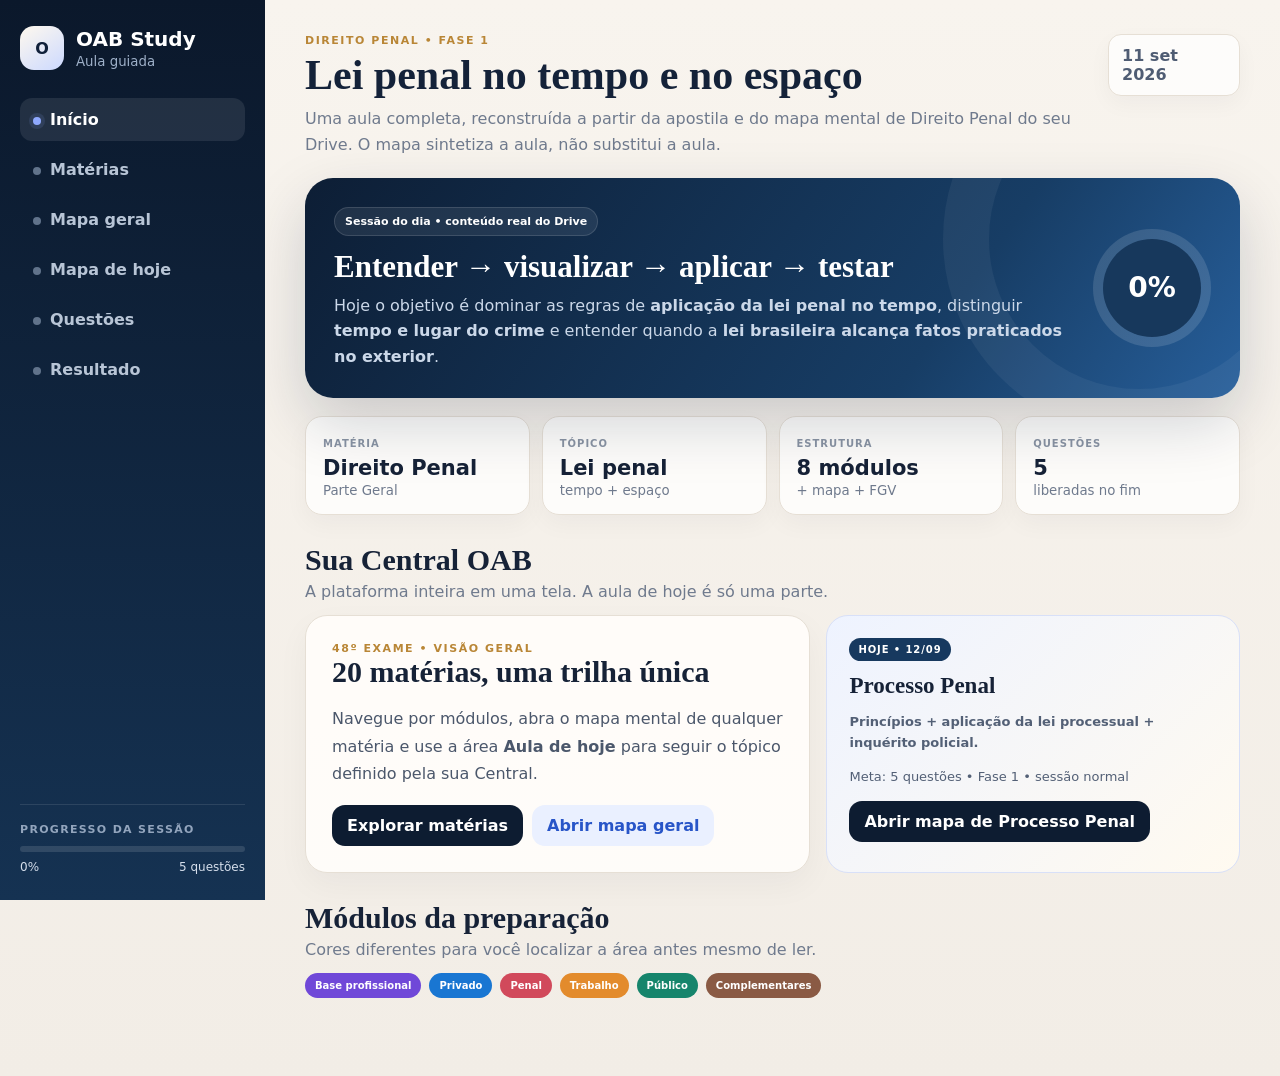
<file: index.html>
<!DOCTYPE html>
<html lang="pt-BR">
<head>
<meta charset="UTF-8">
<meta name="viewport" content="width=device-width,initial-scale=1,viewport-fit=cover">
<meta name="theme-color" content="#0d1c31">
<title>OAB Study • Direito Penal</title>
<style>
:root{
  --bg:#f5f1ea;--paper:#fffdfa;--ink:#162237;--muted:#6f7a8d;--navy:#0d1c31;--navy2:#17395f;
  --blue:#315fdf;--blue2:#eaf0ff;--gold:#b98636;--gold2:#fbf1dc;--green:#177b5a;--green2:#e9f7f1;
  --red:#bf4856;--red2:#fff0f2;--purple:#7557c9;--purple2:#f0ecff;--line:#e6dfd5;--shadow:0 18px 48px rgba(22,34,53,.08)
}
*{box-sizing:border-box}html{scroll-behavior:smooth}body{margin:0;font-family:Inter,ui-sans-serif,system-ui,-apple-system,BlinkMacSystemFont,"Segoe UI",sans-serif;background:linear-gradient(180deg,#f8f4ee,#f2ede6);color:var(--ink)}
button{font:inherit}.app{min-height:100vh;display:grid;grid-template-columns:265px 1fr}.side{position:sticky;top:0;height:100vh;background:linear-gradient(180deg,#0b182b,#153252);color:#fff;padding:26px 20px;display:flex;flex-direction:column;z-index:20}
.brand{display:flex;align-items:center;gap:12px;margin-bottom:28px}.logo{width:44px;height:44px;border-radius:14px;background:linear-gradient(145deg,#fff9ee,#ccd9ff);color:#10203a;display:grid;place-items:center;font-weight:900}.brand strong{display:block;font-size:20px}.brand small{color:#9eb0c8}
.nav{display:grid;gap:7px}.nav button{border:0;background:transparent;color:#b8c5d6;text-align:left;padding:12px 13px;border-radius:12px;font-weight:750;cursor:pointer}.nav button:hover,.nav button.active{background:rgba(255,255,255,.09);color:white}.nav .dot{display:inline-block;width:8px;height:8px;border-radius:50%;background:#61738b;margin-right:9px}.nav button.active .dot{background:#8fa9ff;box-shadow:0 0 0 4px rgba(143,169,255,.12)}
.sidefoot{margin-top:auto;padding-top:18px;border-top:1px solid rgba(255,255,255,.1)}.mini{font-size:11px;text-transform:uppercase;letter-spacing:.12em;color:#93a5bd;font-weight:900}.pbar{height:6px;background:rgba(255,255,255,.12);border-radius:99px;overflow:hidden;margin-top:10px}.pbar span{display:block;height:100%;width:0;background:linear-gradient(90deg,#7394ff,#c0ceff);transition:.25s}.sidepct{display:flex;justify-content:space-between;color:#d5deeb;font-size:12px;margin-top:8px}
.main{padding:34px 40px 78px;min-width:0}.shell{max-width:1200px;margin:auto}.top{display:flex;justify-content:space-between;gap:18px;align-items:flex-start;margin-bottom:20px}.eyebrow{font-size:11px;text-transform:uppercase;letter-spacing:.14em;font-weight:900;color:var(--gold)}.top h1{font-family:Georgia,serif;font-size:42px;line-height:1.08;margin:6px 0 8px;color:#142239}.top p{margin:0;max-width:800px;color:var(--muted);line-height:1.6}.date{background:rgba(255,255,255,.76);border:1px solid var(--line);border-radius:13px;padding:11px 13px;font-weight:800;color:#4f5c73;box-shadow:0 8px 22px rgba(22,34,53,.04)}
.hero{background:linear-gradient(125deg,#0d1e35,#173d65 68%,#275f9b);border-radius:28px;color:white;padding:29px;box-shadow:0 25px 62px rgba(13,30,53,.18);position:relative;overflow:hidden}.hero:after{content:"";position:absolute;width:300px;height:300px;border:46px solid rgba(255,255,255,.05);border-radius:50%;right:-95px;top:-135px}.heroin{position:relative;z-index:2;display:grid;grid-template-columns:1fr auto;gap:20px;align-items:center}.tag{display:inline-flex;border:1px solid rgba(255,255,255,.13);background:rgba(255,255,255,.08);border-radius:999px;padding:7px 10px;font-size:11px;font-weight:800}.hero h2{font-family:Georgia,serif;font-size:31px;margin:13px 0 8px}.hero p{margin:0;color:#cbd8e9;line-height:1.6;max-width:780px}.ring{width:118px;height:118px;border-radius:50%;display:grid;place-items:center;background:conic-gradient(#8eabff var(--deg,0deg),rgba(255,255,255,.13) 0);position:relative}.ring:before{content:"";position:absolute;inset:10px;border-radius:50%;background:#17385c}.ring strong{position:relative;font-size:28px}
.stats{display:grid;grid-template-columns:repeat(4,1fr);gap:12px;margin:18px 0 24px}.stat{background:rgba(255,255,255,.78);border:1px solid var(--line);border-radius:17px;padding:15px 17px;box-shadow:0 9px 25px rgba(22,34,53,.04)}.stat span{font-size:10px;text-transform:uppercase;letter-spacing:.1em;font-weight:900;color:#8993a3}.stat b{display:block;font-size:21px;margin-top:5px}.stat small{color:var(--muted)}
.section{display:none}.section.active{display:block;animation:fade .22s ease}@keyframes fade{from{opacity:.5;transform:translateY(5px)}to{opacity:1;transform:none}}.sectionhead{display:flex;justify-content:space-between;align-items:flex-end;gap:14px;margin:28px 0 14px}.sectionhead h2{font-family:Georgia,serif;font-size:30px;margin:0}.sectionhead p{margin:5px 0 0;color:var(--muted)}.btn{border:0;border-radius:13px;padding:11px 15px;font-weight:850;cursor:pointer}.primary{background:var(--navy);color:white}.soft{background:var(--blue2);color:#2855c8}.success{background:var(--green);color:white}.ghost{background:white;border:1px solid var(--line);color:#465268}.btn:disabled{opacity:.45;cursor:not-allowed}
.card{background:rgba(255,253,250,.96);border:1px solid var(--line);border-radius:22px;box-shadow:0 12px 32px rgba(22,34,53,.045)}.introgrid{display:grid;grid-template-columns:1.1fr .9fr;gap:16px}.copy{padding:25px}.copy h3{font-family:Georgia,serif;font-size:24px;margin:0 0 12px}.copy p{font-size:16px;line-height:1.72;color:#39465c;margin:10px 0}.callout{padding:22px;background:linear-gradient(135deg,#fff7e7,#fffdf8);border:1px solid #ecd7ad;border-radius:20px}.callout .big{font-family:Georgia,serif;font-size:23px;line-height:1.45;margin:7px 0}.callout small{color:#85785f;line-height:1.5}
.track{display:grid;grid-template-columns:repeat(5,1fr);gap:10px}.trackstep{background:white;border:1px solid var(--line);border-radius:16px;padding:15px;min-height:125px;position:relative}.trackstep em{width:27px;height:27px;border-radius:9px;background:var(--gold2);color:#976b27;display:grid;place-items:center;font-style:normal;font-weight:900}.trackstep h3{font-size:15px;margin:13px 0 6px}.trackstep p{font-size:12px;line-height:1.5;color:var(--muted);margin:0}.trackstep.done:after{content:"✓";position:absolute;right:11px;top:11px;width:23px;height:23px;border-radius:50%;background:var(--green2);color:var(--green);display:grid;place-items:center;font-weight:900}
.module{overflow:hidden}.module-head{display:flex;justify-content:space-between;gap:16px;align-items:center;padding:18px 20px;cursor:pointer}.module-head .left{display:flex;gap:12px;align-items:center}.module-num{width:34px;height:34px;border-radius:11px;background:var(--gold2);color:#956a29;display:grid;place-items:center;font-weight:900;flex:0 0 auto}.module-title{font-weight:900;font-size:17px}.module-sub{font-size:12px;color:var(--muted);margin-top:3px}.module-toggle{color:#768197;font-weight:900}.module-body{display:none;padding:0 20px 20px;border-top:1px solid #eee8df}.module.open .module-body{display:block}.module.open .module-toggle{transform:rotate(45deg)}
.lesson{display:grid;grid-template-columns:1fr .95fr;gap:14px;margin-top:18px}.lessonbox{background:#fafbfe;border:1px solid #e7eaf2;border-radius:16px;padding:17px}.lessonbox h4{margin:0 0 9px;font-size:14px;color:#26354e}.lessonbox p,.lessonbox li{color:#4a566b;line-height:1.65;font-size:13px}.lessonbox ul{margin:0;padding-left:18px}.law{background:#f3f6ff;border-color:#dce4ff}.law strong{color:#2e59cf}.fgvbox{background:#fff9ef;border-color:#ecd9b4}.fgvbox strong{color:#8b6427}.memory{background:#eef8f4;border-color:#cfe7dc}.memory strong{color:#146c4d}.warning{background:#fff2f4;border-color:#efc9cf}.warning strong{color:#a83846}.source{font-size:11px;color:#8c95a4;margin-top:12px}
.tablewrap{overflow:auto}.studytable{width:100%;border-collapse:separate;border-spacing:0;min-width:760px}.studytable th{background:#f4f6fa;color:#596579;font-size:11px;text-transform:uppercase;letter-spacing:.08em;text-align:left;padding:12px;border-bottom:1px solid var(--line)}.studytable td{padding:13px;border-bottom:1px solid #eee8df;font-size:13px;line-height:1.5;vertical-align:top}.studytable tr:last-child td{border-bottom:0}
.mapcard{padding:24px;overflow:auto}.mindmap{min-width:980px;position:relative;height:640px}.mind-center{position:absolute;left:50%;top:50%;transform:translate(-50%,-50%);width:184px;height:184px;border-radius:50%;background:linear-gradient(145deg,#173a61,#0e2038);color:#fff;display:grid;place-items:center;text-align:center;border:10px solid #dde6ff;box-shadow:0 22px 52px rgba(15,31,54,.2);z-index:4}.mind-center b{font-family:Georgia,serif;font-size:27px}.mind-center small{display:block;color:#bfd0e4;margin-top:5px}.branchlabel{position:absolute;font-size:11px;text-transform:uppercase;letter-spacing:.12em;font-weight:900;padding:7px 10px;border-radius:999px;z-index:4}.time-label{left:85px;top:287px;background:#eef2ff;color:#3459c4}.space-label{right:85px;top:287px;background:#f2edff;color:#704ebc}
.line{position:absolute;background:#cbd4e6;z-index:1}.line.h{height:2px}.line.v{width:2px}.node{position:absolute;width:270px;background:white;border:1px solid var(--line);border-radius:18px;padding:16px;box-shadow:0 12px 28px rgba(22,34,53,.06);cursor:pointer;transition:.2s;z-index:3}.node:hover{transform:translateY(-3px);box-shadow:var(--shadow)}.node .chip{font-size:10px;text-transform:uppercase;letter-spacing:.1em;font-weight:900;margin-bottom:6px}.time .chip{color:var(--blue)}.space .chip{color:var(--purple)}.node b{font-size:17px;display:block}.node p{font-size:12px;color:var(--muted);line-height:1.5;margin:6px 0 0}.node .more{display:none;margin-top:10px;padding-top:10px;border-top:1px dashed var(--line);font-size:12px;line-height:1.6;color:#46536a}.node.open .more{display:block}.n1{left:350px;top:10px}.n2{left:22px;top:120px}.n3{left:22px;top:340px}.n4{left:350px;bottom:8px}.n5{right:22px;top:110px}.n6{right:22px;top:330px}.n7{right:350px;bottom:8px}.n8{right:350px;top:10px}.l1{left:487px;top:140px;height:150px}.l2{left:290px;top:272px;width:200px}.l3{left:290px;top:350px;width:200px}.l4{left:487px;top:365px;height:125px}.l5{left:490px;top:270px;width:200px}.l6{left:490px;top:350px;width:200px}.l7{left:584px;top:140px;height:150px}.l8{left:584px;top:365px;height:125px}.legend{display:flex;gap:8px;flex-wrap:wrap;margin-top:14px}.legend span{font-size:11px;background:#f0f3f8;border:1px solid var(--line);border-radius:999px;padding:7px 10px;color:#566176;font-weight:750}
.casegrid{display:grid;grid-template-columns:repeat(3,1fr);gap:14px}.case{padding:20px}.case .badge{display:inline-flex;background:var(--gold2);color:#8f672a;border-radius:999px;padding:6px 9px;font-size:10px;font-weight:900;text-transform:uppercase}.case h3{font-family:Georgia,serif;font-size:20px;margin:13px 0 8px}.case p{font-size:13px;line-height:1.65;color:#4b566b}.case .answer{margin-top:12px;border-top:1px dashed var(--line);padding-top:12px;display:none}.case.open .answer{display:block}.case button{width:100%;margin-top:12px}
.traplist{display:grid;gap:10px}.trap{background:white;border:1px solid var(--line);border-radius:16px;overflow:hidden}.trap button{width:100%;border:0;background:transparent;padding:16px 17px;text-align:left;display:flex;justify-content:space-between;gap:16px;font-weight:850;cursor:pointer}.trap .body{display:none;padding:0 17px 17px;color:#596477;line-height:1.6}.trap.open .body{display:block}.bad{color:var(--red)}.good{color:var(--green)}
.unlock{padding:26px;text-align:center;background:linear-gradient(135deg,#f2f6ff,#fffdf8)}.unlock h3{font-family:Georgia,serif;font-size:27px;margin:0 0 8px}.unlock p{color:var(--muted);max-width:680px;margin:0 auto 17px;line-height:1.6}.quizwrap{display:none}.quizwrap.unlocked{display:block}.quizgrid{display:grid;grid-template-columns:1fr 270px;gap:16px}.quiz{padding:25px}.qtop{display:flex;justify-content:space-between;gap:12px;color:var(--muted);font-size:11px;text-transform:uppercase;letter-spacing:.09em;font-weight:900}.qbar{height:5px;background:#eee8df;border-radius:99px;overflow:hidden;margin:14px 0 20px}.qbar span{display:block;height:100%;background:linear-gradient(90deg,#315fdf,#8da9ff);width:20%;transition:.3s}.question{font-family:Georgia,serif;font-size:25px;line-height:1.42;margin:0 0 18px}.options{display:grid;gap:9px}.option{border:1px solid var(--line);background:white;border-radius:14px;padding:13px 14px;text-align:left;display:flex;gap:10px;cursor:pointer;color:#344056;font-weight:700}.option:hover:not(:disabled){background:#f8faff;border-color:#b7c6ee}.letter{width:27px;height:27px;border-radius:9px;background:#f0ede7;display:grid;place-items:center;font-size:11px;font-weight:900;flex:0 0 auto}.option.correct{background:var(--green2);border-color:#a9d8c7;color:#126d50}.option.wrong{background:var(--red2);border-color:#efb7bd;color:#9f3541}.feedback{display:none;margin-top:14px;padding:14px;border-radius:14px;line-height:1.6;font-size:13px}.feedback.show{display:block}.feedback.ok{background:var(--green2)}.feedback.no{background:var(--red2)}.confidence{display:none;margin-top:14px;padding-top:14px;border-top:1px solid var(--line)}.confidence.show{display:block}.confidence p{font-size:12px;color:var(--muted)}.crow{display:flex;gap:8px;flex-wrap:wrap}.crow button{border:1px solid var(--line);background:white;border-radius:10px;padding:8px 10px;font-weight:800;cursor:pointer}.crow button.sel{background:var(--navy);color:white}.qactions{display:flex;justify-content:flex-end;margin-top:16px}.score{padding:18px}.scoregrid{display:grid;grid-template-columns:1fr 1fr;gap:8px}.scorebox{border:1px solid var(--line);border-radius:13px;padding:11px;background:white}.scorebox span{font-size:10px;color:#8b94a2;text-transform:uppercase;font-weight:900}.scorebox b{display:block;font-size:22px;margin-top:4px}.score p{font-size:12px;line-height:1.6;color:var(--muted)}
.result{padding:26px;text-align:center}.result h3{font-family:Georgia,serif;font-size:30px;margin:0 0 8px}.result p{color:var(--muted)}.resultcards{display:grid;grid-template-columns:repeat(4,1fr);gap:9px;margin:18px 0}.resultcards div{border:1px solid var(--line);border-radius:14px;padding:12px;background:white}.resultcards b{display:block;font-size:23px}.resultcards span{font-size:10px;text-transform:uppercase;color:var(--muted);font-weight:900}.mobile{display:none}.toast{position:fixed;left:50%;bottom:20px;transform:translate(-50%,15px);opacity:0;background:#101c30;color:white;padding:11px 14px;border-radius:11px;transition:.2s;z-index:100}.toast.show{opacity:1;transform:translate(-50%,0)}


/* padrão oficial de mapa mental por matéria */
.subject-workspace{margin-top:16px}
.subject-tabs{display:flex;gap:7px;overflow:auto;padding:4px 0 12px;scrollbar-width:none}.subject-tabs::-webkit-scrollbar{display:none}.subject-tabs button{white-space:nowrap;border:1px solid var(--line);background:#fff;color:#5b6679;border-radius:12px;padding:10px 13px;font-weight:850;cursor:pointer}.subject-tabs button.active{color:#fff;background:var(--subject,#315fdf);border-color:var(--subject,#315fdf);box-shadow:0 8px 18px color-mix(in srgb,var(--subject,#315fdf) 18%,transparent)}
.subject-pane{display:none}.subject-pane.active{display:block}
.map-shell{border:1px solid var(--line);border-radius:22px;background:radial-gradient(circle at 50% 45%,#fff 0,#fbfcff 48%,#f5f6f9 100%);overflow:hidden;position:relative;min-height:610px}.map-toolbar{position:absolute;z-index:15;right:14px;top:14px;display:flex;gap:6px;background:rgba(255,255,255,.92);border:1px solid var(--line);border-radius:12px;padding:6px;box-shadow:0 8px 20px rgba(20,34,52,.08)}.map-toolbar button{width:34px;height:34px;border:0;border-radius:9px;background:#f3f5f9;color:#465268;font-weight:900;cursor:pointer}.map-toolbar button:hover{background:#e9eef8}
.map-viewport{overflow:auto;min-height:610px;width:100%;padding:40px}.subject-mindmap{position:relative;width:1080px;height:720px;transform-origin:50% 50%;transition:transform .2s ease;margin:auto}.sm-center{position:absolute;left:50%;top:50%;transform:translate(-50%,-50%);width:185px;height:185px;border-radius:50%;background:linear-gradient(145deg,var(--subject,#315fdf),color-mix(in srgb,var(--subject,#315fdf) 65%,#10223a));color:#fff;display:grid;place-items:center;text-align:center;border:10px solid color-mix(in srgb,var(--subject,#315fdf) 20%,white);box-shadow:0 22px 50px color-mix(in srgb,var(--subject,#315fdf) 25%,transparent);z-index:8}.sm-center strong{font-family:Georgia,serif;font-size:25px;display:block;line-height:1.1}.sm-center small{display:block;margin-top:6px;color:rgba(255,255,255,.78);font-size:11px}
.sm-branch{position:absolute;width:265px;border:1px solid var(--line);border-radius:18px;padding:14px 15px;background:#fff;box-shadow:0 11px 24px rgba(20,34,52,.07);z-index:6;cursor:pointer;transition:.2s}.sm-branch:hover{transform:translateY(-2px);box-shadow:0 16px 32px rgba(20,34,52,.11)}.sm-branch.today{box-shadow:0 0 0 3px color-mix(in srgb,var(--branch) 25%,white),0 15px 34px rgba(20,34,52,.1)}.sm-branch-head{display:flex;align-items:center;gap:9px}.sm-num{width:27px;height:27px;display:grid;place-items:center;border-radius:9px;background:color-mix(in srgb,var(--branch) 14%,white);color:var(--branch);font-size:11px;font-weight:900;flex:0 0 auto}.sm-branch b{font-size:14px;line-height:1.25}.sm-tag{font-size:8px;text-transform:uppercase;letter-spacing:.08em;font-weight:900;color:#fff;background:var(--branch);padding:4px 6px;border-radius:999px;margin-left:auto}.sm-children{display:none;margin-top:10px;padding-top:9px;border-top:1px dashed #e4e8ef}.sm-branch.open .sm-children{display:grid;gap:6px}.sm-child{font-size:11px;line-height:1.4;color:#536076;display:flex;align-items:flex-start;gap:7px}.sm-child:before{content:"";width:7px;height:7px;border-radius:50%;background:var(--branch);margin-top:4px;flex:0 0 auto}.sm-hint{font-size:10px;color:#8b94a2;margin-top:7px}
.sm-line{position:absolute;height:3px;transform-origin:left center;background:linear-gradient(90deg,var(--branch),color-mix(in srgb,var(--branch) 25%,white));z-index:2;border-radius:99px;opacity:.58}
.subject-overview{display:grid;grid-template-columns:1fr .8fr;gap:14px}.overview-card{padding:20px}.overview-card h4{font-family:Georgia,serif;font-size:21px;margin:0 0 10px}.overview-card p,.overview-card li{font-size:13px;line-height:1.65;color:#4b566b}.overview-card ul{margin:0;padding-left:18px}
.coming-card{padding:28px;text-align:center;background:linear-gradient(135deg,#f7f9ff,#fffdf8)}.coming-card h4{font-family:Georgia,serif;font-size:23px;margin:0 0 7px}.coming-card p{color:#6d788b;font-size:13px;line-height:1.6;max-width:620px;margin:0 auto}
.map-legend{display:flex;gap:8px;flex-wrap:wrap;margin-top:12px}.map-legend span{display:inline-flex;align-items:center;gap:6px;border:1px solid var(--line);background:#fff;border-radius:999px;padding:7px 9px;font-size:10px;color:#566176;font-weight:800}.map-legend i{width:8px;height:8px;border-radius:50%;display:inline-block}
@media(max-width:850px){.subject-overview{grid-template-columns:1fr}.map-shell,.map-viewport{min-height:560px}.map-viewport{padding:20px}.subject-mindmap{width:920px;height:680px}}

/* plataforma multi-matérias */
.homehero{display:grid;grid-template-columns:1.1fr .9fr;gap:16px}
.homewelcome{padding:26px}.homewelcome h2{font-family:Georgia,serif;font-size:30px;margin:0 0 10px}.homewelcome p{color:#4b576b;line-height:1.7}.todaycard{padding:22px;background:linear-gradient(135deg,#eef3ff,#fffaf0);border:1px solid #d8e0f8;border-radius:22px}.todaycard .todaytag{display:inline-flex;background:#17395f;color:#fff;border-radius:999px;padding:6px 9px;font-size:10px;text-transform:uppercase;letter-spacing:.09em;font-weight:900}.todaycard h3{font-family:Georgia,serif;font-size:23px;margin:12px 0 8px}.todaycard p{color:#536076;line-height:1.6;font-size:13px}
.module-tabs{display:flex;gap:8px;flex-wrap:wrap;margin-bottom:14px}.module-tabs button{border:1px solid var(--line);background:white;border-radius:999px;padding:9px 13px;font-weight:800;color:#596578;cursor:pointer}.module-tabs button.active{background:var(--navy);color:white;border-color:var(--navy)}
.subject-grid{display:grid;grid-template-columns:repeat(4,1fr);gap:13px}.subject-card{--subject:#315fdf;background:white;border:1px solid var(--line);border-radius:20px;padding:17px;cursor:pointer;position:relative;overflow:hidden;transition:.2s;min-height:148px}.subject-card:before{content:"";position:absolute;left:0;top:0;bottom:0;width:5px;background:var(--subject)}.subject-card:hover{transform:translateY(-3px);box-shadow:var(--shadow)}.subject-card .subject-icon{width:34px;height:34px;border-radius:11px;display:grid;place-items:center;background:color-mix(in srgb,var(--subject) 14%,white);color:var(--subject);font-weight:900}.subject-card h3{margin:13px 0 6px;font-size:16px}.subject-card p{margin:0;color:var(--muted);font-size:12px;line-height:1.45}.subject-card .subject-state{position:absolute;right:12px;top:12px;font-size:9px;text-transform:uppercase;font-weight:900;letter-spacing:.08em;color:#8791a0}.subject-card.today{box-shadow:0 0 0 2px color-mix(in srgb,var(--subject) 35%,white)}
.subject-detail{display:none;margin-top:16px;padding:22px}.subject-detail.show{display:block}.detail-head{display:flex;justify-content:space-between;gap:16px;align-items:flex-start}.detail-title{display:flex;gap:12px;align-items:center}.detail-dot{width:16px;height:16px;border-radius:50%;background:var(--subject)}.detail-title h3{font-family:Georgia,serif;font-size:25px;margin:0}.detail-title p{margin:4px 0 0;color:var(--muted);font-size:12px}.topic-map{display:flex;gap:10px;flex-wrap:wrap;margin-top:18px}.topic-node{position:relative;border:1px solid var(--line);background:#fff;border-radius:14px;padding:11px 13px;font-size:12px;font-weight:750;color:#465268}.topic-node:before{content:"";width:7px;height:7px;border-radius:50%;background:var(--subject);display:inline-block;margin-right:8px}.detail-actions{display:flex;gap:9px;flex-wrap:wrap;margin-top:18px}.detail-actions a{text-decoration:none}
.global-map-card{padding:22px;overflow:auto}.global-map{min-width:930px;min-height:650px;position:relative}.gm-center{position:absolute;left:50%;top:50%;transform:translate(-50%,-50%);width:155px;height:155px;border-radius:50%;background:linear-gradient(145deg,#132e4f,#0c1b30);color:white;display:grid;place-items:center;text-align:center;border:9px solid #dfe7ff;box-shadow:0 20px 46px rgba(16,34,57,.18);z-index:4}.gm-center b{font-family:Georgia,serif;font-size:27px}.gm-center small{display:block;color:#bbcae0;margin-top:4px}.gm-module{position:absolute;width:260px;background:#fff;border:1px solid var(--line);border-radius:20px;padding:15px;box-shadow:0 12px 28px rgba(22,34,53,.06);z-index:3}.gm-module h3{font-size:14px;margin:0 0 10px}.gm-subjects{display:flex;gap:6px;flex-wrap:wrap}.gm-subject{border:0;border-radius:999px;padding:7px 9px;font-size:10px;font-weight:850;cursor:pointer;background:color-mix(in srgb,var(--subject) 13%,white);color:var(--subject)}.gm1{left:335px;top:0}.gm2{left:25px;top:135px}.gm3{right:25px;top:125px}.gm4{left:25px;bottom:30px}.gm5{right:25px;bottom:30px}.gm6{left:335px;bottom:0}.gm-line{position:absolute;background:#d1d8e7;z-index:1}.gm-line.h{height:2px}.gm-line.v{width:2px}.gml1{left:463px;top:122px;height:140px}.gml2{left:260px;top:285px;width:205px}.gml3{left:465px;top:285px;width:205px}.gml4{left:260px;top:365px;width:205px}.gml5{left:465px;top:365px;width:205px}.gml6{left:463px;top:385px;height:140px}
.palette-note{display:flex;gap:8px;flex-wrap:wrap;margin-top:13px}.palette-note span{border-radius:999px;padding:7px 10px;font-size:10px;font-weight:850;color:white}
@media(max-width:1100px){.subject-grid{grid-template-columns:repeat(3,1fr)}}
@media(max-width:800px){.homehero{grid-template-columns:1fr}.subject-grid{grid-template-columns:repeat(2,1fr)}}
@media(max-width:560px){.subject-grid{grid-template-columns:1fr}.detail-head{display:block}}

@media(max-width:1000px){.app{grid-template-columns:1fr}.side{display:none}.main{padding:20px 16px 92px}.top{display:block}.date{display:inline-block;margin-top:12px}.heroin{grid-template-columns:1fr}.stats{grid-template-columns:1fr 1fr}.introgrid,.lesson,.quizgrid{grid-template-columns:1fr}.track{grid-template-columns:1fr 1fr}.casegrid{grid-template-columns:1fr}.mobile{position:fixed;display:grid;grid-template-columns:repeat(5,1fr);left:8px;right:8px;bottom:8px;background:rgba(15,31,54,.97);border-radius:15px;padding:7px;z-index:50}.mobile button{border:0;background:transparent;color:#aebbd0;padding:9px 3px;border-radius:9px;font-size:10px;font-weight:800}.mobile button.active{background:rgba(255,255,255,.1);color:white}}
@media(max-width:680px){.top h1{font-size:34px}.hero h2{font-size:27px}.stats,.track{grid-template-columns:1fr}.mindmap{min-width:0;height:auto;display:grid;gap:10px}.mind-center,.node,.branchlabel{position:relative!important;left:auto!important;right:auto!important;top:auto!important;bottom:auto!important;transform:none!important;width:100%;height:auto}.mind-center{border-radius:20px;padding:22px}.line{display:none}.resultcards{grid-template-columns:1fr 1fr}.question{font-size:22px}}
</style>
</head>
<body>
<div class="app">
<aside class="side">
  <div class="brand"><div class="logo">O</div><div><strong>OAB Study</strong><small>Aula guiada</small></div></div>
  <nav class="nav">
    <button class="active" data-section="inicio"><span class="dot"></span>Início</button>
    <button data-section="materias"><span class="dot"></span>Matérias</button>
    <button data-section="mapageral"><span class="dot"></span>Mapa geral</button>
    <button id="navTodayMap"><span class="dot"></span>Mapa de hoje</button>
    <button data-section="questoes"><span class="dot"></span>Questões</button>
    <button data-section="resultado"><span class="dot"></span>Resultado</button>
  </nav>
  <div class="sidefoot"><div class="mini">Progresso da sessão</div><div class="pbar"><span id="sideBar"></span></div><div class="sidepct"><span id="sidePct">0%</span><span>5 questões</span></div></div>
</aside>

<main class="main"><div class="shell">
<header class="top">
  <div><div class="eyebrow">Direito Penal • Fase 1</div><h1>Lei penal no tempo e no espaço</h1><p>Uma aula completa, reconstruída a partir da apostila e do mapa mental de Direito Penal do seu Drive. O mapa sintetiza a aula, não substitui a aula.</p></div>
  <div class="date">11 set 2026</div>
</header>

<section class="hero"><div class="heroin">
  <div><span class="tag">Sessão do dia • conteúdo real do Drive</span><h2>Entender → visualizar → aplicar → testar</h2><p>Hoje o objetivo é dominar as regras de <b>aplicação da lei penal no tempo</b>, distinguir <b>tempo e lugar do crime</b> e entender quando a <b>lei brasileira alcança fatos praticados no exterior</b>.</p></div>
  <div class="ring" id="ring"><strong id="ringPct">0%</strong></div>
</div></section>

<div class="stats">
  <div class="stat"><span>Matéria</span><b>Direito Penal</b><small>Parte Geral</small></div>
  <div class="stat"><span>Tópico</span><b>Lei penal</b><small>tempo + espaço</small></div>
  <div class="stat"><span>Estrutura</span><b>8 módulos</b><small>+ mapa + FGV</small></div>
  <div class="stat"><span>Questões</span><b>5</b><small>liberadas no fim</small></div>
</div>


<section id="inicio" class="section active">
  <div class="sectionhead"><div><h2>Sua Central OAB</h2><p>A plataforma inteira em uma tela. A aula de hoje é só uma parte.</p></div></div>
  <div class="homehero">
    <div class="card homewelcome">
      <div class="eyebrow">48º Exame • visão geral</div>
      <h2>20 matérias, uma trilha única</h2>
      <p>Navegue por módulos, abra o mapa mental de qualquer matéria e use a área <b>Aula de hoje</b> para seguir o tópico definido pela sua Central.</p>
      <div class="detail-actions"><button class="btn primary" data-go="materias">Explorar matérias</button><button class="btn soft" data-go="mapageral">Abrir mapa geral</button></div>
    </div>
    <div class="todaycard">
      <span class="todaytag">Hoje • 12/09</span>
      <h3>Processo Penal</h3>
      <p><b>Princípios + aplicação da lei processual + inquérito policial.</b></p>
      <p>Meta: 5 questões • Fase 1 • sessão normal</p>
      <button class="btn primary" id="homeTodayMap">Abrir mapa de Processo Penal</button>
    </div>
  </div>
  <div class="sectionhead"><div><h2>Módulos da preparação</h2><p>Cores diferentes para você localizar a área antes mesmo de ler.</p></div></div>
  <div class="palette-note">
    <span style="background:#7048d8">Base profissional</span><span style="background:#1976d2">Privado</span><span style="background:#d1495b">Penal</span><span style="background:#e38b2c">Trabalho</span><span style="background:#16856c">Público</span><span style="background:#8a5a44">Complementares</span>
  </div>
</section>

<section id="materias" class="section">
  <div class="sectionhead"><div><h2>Matérias por módulo</h2><p>Clique em uma matéria para ver os blocos do mapa e acessar o mapa completo.</p></div></div>
  <div class="module-tabs" id="moduleTabs"></div>
  <div class="subject-grid" id="subjectGrid"></div>
  <div class="card subject-detail" id="subjectDetail"></div>
</section>

<section id="mapageral" class="section">
  <div class="sectionhead"><div><h2>Mapa mental geral da OAB</h2><p>Do centro para os módulos, dos módulos para as matérias.</p></div></div>
  <div class="card global-map-card">
    <div class="global-map" id="globalMap"></div>
  </div>
  <div class="palette-note">
    <span style="background:#7048d8">Base profissional</span><span style="background:#1976d2">Privado</span><span style="background:#d1495b">Penal</span><span style="background:#e38b2c">Trabalho</span><span style="background:#16856c">Público</span><span style="background:#8a5a44">Complementares</span>
  </div>
</section>

<section id="estudar" class="section">
  <div class="sectionhead"><div><h2>Roteiro da aula</h2><p>O conteúdo não foi reduzido a um resumo. Você pode abrir cada módulo conforme avança.</p></div></div>
  <div class="track">
    <div class="trackstep"><em>1</em><h3>Lei no tempo</h3><p>Regra, retroatividade e ultratividade.</p></div>
    <div class="trackstep"><em>2</em><h3>Abolitio</h3><p>Efeitos penais, extrapenais e trânsito.</p></div>
    <div class="trackstep"><em>3</em><h3>Tempo/lugar</h3><p>Atividade × ubiquidade.</p></div>
    <div class="trackstep"><em>4</em><h3>Lei no espaço</h3><p>Territorialidade e extraterritorialidade.</p></div>
    <div class="trackstep"><em>5</em><h3>Aplicar</h3><p>Casos FGV e questões.</p></div>
  </div>

  <div class="sectionhead"><div><h2>Visão central</h2><p>A ideia que organiza o tema inteiro.</p></div></div>
  <div class="introgrid">
    <div class="card copy">
      <h3>Qual lei vale e onde ela vale?</h3>
      <p>O tema gira em torno de duas perguntas: <b>qual lei penal deve ser usada no tempo</b> e <b>até onde a lei penal brasileira alcança o fato</b>.</p>
      <p>No tempo, a regra é a vigência. A exceção mais importante é a <b>retroatividade da lei penal mais benéfica</b>. No espaço, a regra é a <b>territorialidade</b>, com hipóteses legais de <b>extraterritorialidade</b>.</p>
    </div>
    <div class="callout"><div class="eyebrow">Quatro âncoras</div><div class="big">Mais benéfica retroage. Abolitio extingue efeitos penais. Tempo = atividade. Lugar = ubiquidade.</div><small>Essas quatro relações aparecem repetidamente na apostila e no mapa.</small></div>
  </div>

  <div class="sectionhead"><div><h2>Módulos completos</h2><p>Abra os módulos e marque como lidos apenas quando realmente terminar.</p></div></div>

  <div class="card module" data-module="m1">
    <div class="module-head"><div class="left"><div class="module-num">1</div><div><div class="module-title">Lei penal no tempo: regra, retroatividade e ultratividade</div><div class="module-sub">Art. 2º do CP + art. 5º, XL, CF</div></div></div><div class="module-toggle">＋</div></div>
    <div class="module-body">
      <div class="lesson">
        <div class="lessonbox">
          <h4>Regra geral</h4>
          <p>A atividade da lei penal ocorre durante o período de sua vigência. Em princípio, o fato é regido pela lei vigente quando praticado.</p>
          <p>O próprio material, porém, destaca duas projeções temporais importantes:</p>
          <ul><li><b>retroatividade</b>: lei posterior mais benéfica volta e alcança fatos anteriores;</li><li><b>ultratividade</b>: lei revogada mais favorável continua sendo aplicada a fatos praticados enquanto estava em vigor.</li></ul>
        </div>
        <div class="lessonbox law">
          <h4>Quatro situações que você precisa distinguir</h4>
          <ul><li><strong>Novatio legis incriminadora:</strong> cria crime para fato antes não incriminado. Não retroage.</li><li><strong>Novatio legis in pejus:</strong> nova lei é mais severa. Não retroage.</li><li><strong>Novatio legis in mellius:</strong> nova lei favorece o agente. Retroage.</li><li><strong>Ultratividade benéfica:</strong> lei antiga, mesmo revogada, continua sendo usada se for mais favorável ao fato praticado em sua vigência.</li></ul>
        </div>
      </div>
      <div class="lesson">
        <div class="lessonbox memory"><h4>O que memorizar</h4><p><strong>Lei mais benéfica atravessa o tempo em favor do réu.</strong> Ela pode retroagir ou, se for a lei antiga mais favorável, continuar produzindo efeitos por ultratividade.</p></div>
        <div class="lessonbox warning"><h4>Pegadinha</h4><p><strong>Lei mais grave não retroage.</strong> A exceção aparente envolvendo crime permanente/continuado não é tratada pelo material como retroatividade, porque o delito ainda está em curso.</p></div>
      </div>
      <div class="source">Base do Drive: mapa mental “Lei penal no tempo” e apostila de Direito Penal.</div>
      <button class="btn ghost mark-module">Marcar módulo como lido</button>
    </div>
  </div>

  <div class="card module" data-module="m2">
    <div class="module-head"><div class="left"><div class="module-num">2</div><div><div class="module-title">Abolitio criminis</div><div class="module-sub">Art. 2º, caput, CP • extinção da punibilidade</div></div></div><div class="module-toggle">＋</div></div>
    <div class="module-body">
      <div class="lesson">
        <div class="lessonbox">
          <h4>Conceito</h4>
          <p>Acontece quando uma lei nova <b>deixa de considerar criminosa</b> uma conduta que antes era tipificada.</p>
          <ul><li>cessa a execução da pena;</li><li>cessam os <b>efeitos penais</b> da sentença condenatória;</li><li>os <b>efeitos extrapenais</b> permanecem;</li><li>aplica-se mesmo a condenação já transitada em julgado.</li></ul>
        </div>
        <div class="lessonbox fgvbox">
          <h4>Consequência cobrada pela FGV</h4>
          <p>A apostila usa como exemplo uma condenação por crime posteriormente revogado: a condenação não pode continuar produzindo efeito penal para reincidência. O ponto central é que a abolitio elimina os efeitos penais.</p>
        </div>
      </div>
      <div class="lesson">
        <div class="lessonbox memory"><h4>Memória curta</h4><p><strong>Abolitio = o crime desaparece para o Direito Penal.</strong> O que permanece fora da esfera penal, como efeito civil, não é automaticamente apagado.</p></div>
        <div class="lessonbox warning"><h4>Erro clássico</h4><p>Dizer que a abolitio apaga “todos os efeitos da condenação”. O material distingue expressamente: <strong>efeitos penais cessam; extrapenais permanecem.</strong></p></div>
      </div>
      <div class="source">Base do Drive: item “Abolitio criminis”, art. 2º, caput, CP, e exemplo comentado da apostila.</div>
      <button class="btn ghost mark-module">Marcar módulo como lido</button>
    </div>
  </div>

  <div class="card module" data-module="m3">
    <div class="module-head"><div class="left"><div class="module-num">3</div><div><div class="module-title">Crime permanente, crime continuado e lei nova mais grave</div><div class="module-sub">Súmula 711 do STF</div></div></div><div class="module-toggle">＋</div></div>
    <div class="module-body">
      <div class="lesson">
        <div class="lessonbox">
          <h4>Crime permanente</h4>
          <p>É aquele cuja consumação se prolonga no tempo por vontade do agente. O exemplo da apostila é a <b>extorsão mediante sequestro</b>.</p>
          <p>Se a lei mais grave entra em vigor <b>antes de cessar a permanência</b>, o material aplica a nova lei.</p>
        </div>
        <div class="lessonbox law">
          <h4>Súmula 711</h4>
          <p>A apostila resume a orientação: a lei penal mais grave aplica-se ao crime continuado ou permanente se sua vigência começar antes de cessar a continuidade ou a permanência.</p>
          <p>O raciocínio pedagógico do material é: <strong>não há retroatividade porque a infração ainda está em curso.</strong></p>
        </div>
      </div>
      <div class="lesson">
        <div class="lessonbox fgvbox"><h4>Caso da apostila</h4><p>Vítima permanece em cativeiro por cinco dias. No terceiro dia entra em vigor lei que aumenta a pena. Como a permanência não terminou, a apostila aplica a nova lei.</p></div>
        <div class="lessonbox warning"><h4>Não confunda</h4><p><strong>Ubiquidade</strong> trata do lugar do crime, não do tempo. Essa troca aparece na questão comentada do material.</p></div>
      </div>
      <div class="source">Base do Drive: questão FGV sobre sequestro, resumo esquemático e Súmula 711.</div>
      <button class="btn ghost mark-module">Marcar módulo como lido</button>
    </div>
  </div>

  <div class="card module" data-module="m4">
    <div class="module-head"><div class="left"><div class="module-num">4</div><div><div class="module-title">Leis temporárias e excepcionais</div><div class="module-sub">Art. 3º do CP</div></div></div><div class="module-toggle">＋</div></div>
    <div class="module-body">
      <div class="lesson">
        <div class="lessonbox">
          <h4>Lei temporária</h4><p>É editada com <b>prazo previamente determinado</b> de duração.</p>
        </div>
        <div class="lessonbox">
          <h4>Lei excepcional</h4><p>É criada para vigorar enquanto durar uma <b>situação anormal</b> que justificou sua edição.</p>
        </div>
      </div>
      <div class="lesson">
        <div class="lessonbox memory"><h4>Características destacadas no mapa</h4><p>Ambas são apresentadas como <strong>autorrevogáveis</strong> e dotadas de <strong>ultratividade</strong>.</p></div>
        <div class="lessonbox warning"><h4>Por que isso importa</h4><p>O fim formal da vigência não impede que a lei continue sendo aplicada aos fatos praticados enquanto ela vigorava.</p></div>
      </div>
      <div class="source">Base do Drive: mapa mental “Lei temporária e lei excepcional”.</div>
      <button class="btn ghost mark-module">Marcar módulo como lido</button>
    </div>
  </div>

  <div class="card module" data-module="m5">
    <div class="module-head"><div class="left"><div class="module-num">5</div><div><div class="module-title">Tempo do crime × lugar do crime</div><div class="module-sub">Arts. 4º e 6º do CP</div></div></div><div class="module-toggle">＋</div></div>
    <div class="module-body">
      <div class="tablewrap">
        <table class="studytable">
          <thead><tr><th>Pergunta</th><th>Teoria</th><th>Regra</th><th>Macete</th></tr></thead>
          <tbody>
            <tr><td><b>Quando</b> o crime é considerado praticado?</td><td><b>Teoria da atividade</b></td><td>Momento da ação ou omissão, ainda que o resultado ocorra depois.</td><td><b>TEMPO = ATIVIDADE</b></td></tr>
            <tr><td><b>Onde</b> o crime é considerado praticado?</td><td><b>Teoria da ubiquidade ou mista</b></td><td>Lugar da ação/omissão, no todo ou em parte, e também onde o resultado ocorreu ou deveria ocorrer.</td><td><b>LUGAR = UBIQUIDADE</b></td></tr>
          </tbody>
        </table>
      </div>
      <div class="lesson">
        <div class="lessonbox warning"><h4>Pegadinha direta</h4><p>Trocar atividade e ubiquidade. A própria apostila comenta que ubiquidade se refere ao <strong>lugar</strong>, não ao tempo.</p></div>
        <div class="lessonbox memory"><h4>Decoração segura</h4><p><strong>TA-LU:</strong> <b>T</b>empo = <b>A</b>tividade; <b>LU</b>gar = ubiquidade. Use qualquer macete que impeça a inversão.</p></div>
      </div>
      <div class="source">Base do Drive: arts. 4º e 6º do CP, resumo esquemático da apostila e mapa mental.</div>
      <button class="btn ghost mark-module">Marcar módulo como lido</button>
    </div>
  </div>

  <div class="card module" data-module="m6">
    <div class="module-head"><div class="left"><div class="module-num">6</div><div><div class="module-title">Territorialidade e território brasileiro por equiparação</div><div class="module-sub">Art. 5º do CP</div></div></div><div class="module-toggle">＋</div></div>
    <div class="module-body">
      <div class="lesson">
        <div class="lessonbox">
          <h4>Regra da territorialidade</h4>
          <p>Aplica-se a lei brasileira ao crime cometido no território nacional, sem prejuízo de convenções, tratados e regras internacionais.</p>
        </div>
        <div class="lessonbox law">
          <h4>Território por equiparação no mapa</h4>
          <ul><li>aeronaves e embarcações brasileiras de natureza pública ou a serviço do governo: o mapa destaca a aplicação da lei brasileira onde estiverem;</li><li>aeronaves e embarcações brasileiras privadas: o mapa destaca alto-mar ou sobrevoo de alto-mar.</li></ul>
        </div>
      </div>
      <div class="lesson">
        <div class="lessonbox">
          <h4>Navios estrangeiros em águas brasileiras</h4>
          <p>O mapa diferencia:</p><ul><li><b>públicos:</b> lei da bandeira que ostentam;</li><li><b>privados:</b> lei brasileira.</li></ul>
        </div>
        <div class="lessonbox warning"><h4>Não pare na regra</h4><p>Territorialidade é a regra, mas não significa que a lei brasileira nunca possa alcançar fatos cometidos no exterior. É aí que entra o art. 7º.</p></div>
      </div>
      <div class="source">Base do Drive: mapa “Territorialidade / Aplicação da lei brasileira”.</div>
      <button class="btn ghost mark-module">Marcar módulo como lido</button>
    </div>
  </div>

  <div class="card module" data-module="m7">
    <div class="module-head"><div class="left"><div class="module-num">7</div><div><div class="module-title">Extraterritorialidade incondicionada</div><div class="module-sub">Art. 7º, I, CP</div></div></div><div class="module-toggle">＋</div></div>
    <div class="module-body">
      <div class="lesson">
        <div class="lessonbox">
          <h4>Ideia</h4>
          <p>A lei brasileira alcança determinados crimes cometidos no estrangeiro. No bloco incondicionado, o material apresenta a incidência independentemente das condições do §2º.</p>
        </div>
        <div class="lessonbox law">
          <h4>Hipóteses listadas na apostila/mapa</h4>
          <ul>
            <li>crime contra a vida ou liberdade do Presidente da República;</li>
            <li>crime contra patrimônio ou fé pública da União, DF, Estado, Território, Município, empresa pública, sociedade de economia mista, autarquia ou fundação instituída pelo poder público;</li>
            <li>crime contra a Administração Pública, por quem está a seu serviço;</li>
            <li>genocídio, quando o agente for brasileiro ou domiciliado no Brasil.</li>
          </ul>
        </div>
      </div>
      <div class="lesson">
        <div class="lessonbox fgvbox"><h4>Exemplos que aparecem no mapa</h4><p>INSS, Banco Central, Petrobras, Caixa Econômica Federal e Correios são citados para ajudar a visualizar entes protegidos na hipótese patrimonial/fé pública.</p></div>
        <div class="lessonbox warning"><h4>Detalhe do §1º destacado pela apostila</h4><p>Nos casos do inciso I, o material registra a aplicação da lei brasileira ainda que o agente tenha sido absolvido ou condenado no estrangeiro.</p></div>
      </div>
      <div class="source">Base do Drive: art. 7º, I e §1º, transcritos na apostila, e mapa mental.</div>
      <button class="btn ghost mark-module">Marcar módulo como lido</button>
    </div>
  </div>

  <div class="card module" data-module="m8">
    <div class="module-head"><div class="left"><div class="module-num">8</div><div><div class="module-title">Extraterritorialidade condicionada e estrangeiro contra brasileiro</div><div class="module-sub">Art. 7º, II, §§2º e 3º, CP</div></div></div><div class="module-toggle">＋</div></div>
    <div class="module-body">
      <div class="lesson">
        <div class="lessonbox law">
          <h4>Crimes do art. 7º, II, segundo a apostila</h4>
          <ul><li>crimes que, por tratado ou convenção, o Brasil se obrigou a reprimir;</li><li>crimes praticados por brasileiro;</li><li>crimes praticados em aeronaves ou embarcações brasileiras mercantes ou privadas, em território estrangeiro, quando lá não sejam julgados.</li></ul>
        </div>
        <div class="lessonbox">
          <h4>As 5 condições do §2º</h4>
          <ol style="margin:0;padding-left:20px;color:#4a566b;line-height:1.65;font-size:13px">
            <li>entrar o agente no território nacional;</li>
            <li>o fato ser punível também no país em que foi praticado;</li>
            <li>o crime estar entre aqueles pelos quais a lei brasileira autoriza extradição;</li>
            <li>não ter o agente sido absolvido no estrangeiro nem ter ali cumprido a pena;</li>
            <li>não ter sido perdoado no estrangeiro nem estar extinta a punibilidade segundo a lei mais favorável.</li>
          </ol>
        </div>
      </div>
      <div class="lesson">
        <div class="lessonbox fgvbox">
          <h4>Dupla tipicidade</h4>
          <p>A apostila destaca especialmente a condição nº 2: o fato precisa ser punível também no país onde foi praticado. Sem isso, não se completa a extraterritorialidade condicionada.</p>
          <p>É exatamente a lógica usada na questão da brasileira que pratica no exterior uma conduta criminosa no Brasil, mas não tipificada no país do fato.</p>
        </div>
        <div class="lessonbox warning">
          <h4>Estrangeiro contra brasileiro no exterior</h4>
          <p>Além das condições do §2º, o mapa acrescenta duas exigências do §3º:</p>
          <ul><li>não ter sido pedida ou ter sido negada a extradição;</li><li>haver requisição do Ministro da Justiça.</li></ul>
        </div>
      </div>
      <div class="source">Base do Drive: art. 7º, II, §§2º e 3º, questão FGV e resumo esquemático da apostila.</div>
      <button class="btn ghost mark-module">Marcar módulo como lido</button>
    </div>
  </div>

  <div class="sectionhead"><div><h2>Próximo passo</h2><p>Quando terminar os módulos, vá para o mapa mental.</p></div></div>
  <div class="card unlock"><h3>A aula é o conteúdo. O mapa é a visão aérea.</h3><p>Depois de ler, use o mapa para conferir se consegue enxergar as relações sem depender do texto longo.</p><button class="btn primary" data-go="mapa">Abrir mapa mental</button></div>
</section>

<section id="mapa" class="section">
  <div class="sectionhead"><div><h2>Mapa mental da aula</h2><p>Construído a partir do mapa do Drive, agora conectado ao conteúdo completo.</p></div><button class="btn soft" id="markMap">Marcar mapa como revisado ✓</button></div>
  <div class="card mapcard">
    <div class="mindmap">
      <div class="line v l1"></div><div class="line h l2"></div><div class="line h l3"></div><div class="line v l4"></div><div class="line h l5"></div><div class="line h l6"></div><div class="line v l7"></div><div class="line v l8"></div>
      <div class="mind-center"><div><b>Lei Penal</b><small>tempo + espaço</small></div></div>
      <div class="branchlabel time-label">NO TEMPO</div><div class="branchlabel space-label">NO ESPAÇO</div>

      <div class="node time n1"><div class="chip">Regra temporal</div><b>Retroatividade / ultratividade</b><p>Lei mais benéfica pode atravessar o tempo.</p><div class="more">In mellius retroage; lei antiga mais benéfica pode ter ultratividade. In pejus e incriminadora não retroagem.</div></div>
      <div class="node time n2"><div class="chip">Extinção</div><b>Abolitio criminis</b><p>Fato deixa de ser crime.</p><div class="more">Cessam execução e efeitos penais. Efeitos extrapenais permanecem. Alcança trânsito em julgado.</div></div>
      <div class="node time n3"><div class="chip">Súmula 711</div><b>Permanente / continuado</b><p>Lei mais grave pode incidir enquanto o delito ainda está em curso.</p><div class="more">O material usa o sequestro em andamento para mostrar por que a nova lei pode ser aplicada.</div></div>
      <div class="node time n4"><div class="chip">Arts. 3º e 4º</div><b>Temporária + tempo do crime</b><p>Ultratividade; tempo = atividade.</p><div class="more">Lei temporária/excepcional mantém aplicação aos fatos de sua vigência. Tempo do crime é o momento da ação/omissão.</div></div>

      <div class="node space n8"><div class="chip">Art. 6º</div><b>Lugar do crime</b><p>Ubiquidade ou teoria mista.</p><div class="more">Lugar da conduta e também do resultado, realizado ou esperado.</div></div>
      <div class="node space n5"><div class="chip">Art. 5º</div><b>Territorialidade</b><p>Lei brasileira no território nacional.</p><div class="more">Inclui as hipóteses de território por equiparação destacadas no mapa.</div></div>
      <div class="node space n6"><div class="chip">Art. 7º, I</div><b>Extraterritorialidade incondicionada</b><p>Hipóteses sensíveis protegidas pela lei brasileira.</p><div class="more">Presidente; patrimônio/fé pública de entes públicos; Administração Pública; genocídio nas condições do inciso.</div></div>
      <div class="node space n7"><div class="chip">Art. 7º, II</div><b>Extraterritorialidade condicionada</b><p>3 grupos + 5 condições.</p><div class="more">Inclui dupla tipicidade. Estrangeiro contra brasileiro exige ainda as duas condições adicionais do §3º.</div></div>
    </div>
    <div class="legend"><span>TEMPO = atividade</span><span>LUGAR = ubiquidade</span><span>BENÉFICA = retroage</span><span>ABOLITIO = efeitos penais cessam</span><span>CONDICIONADA = 5 condições</span></div>
  </div>

  <div class="sectionhead"><div><h2>Pronto para aplicar?</h2><p>Antes do quiz final, veja os três casos-base da apostila.</p></div></div>
  <div class="card unlock"><h3>Agora entram os casos FGV.</h3><p>Eles mostram como a teoria vira alternativa de prova.</p><button class="btn primary" data-go="fgv">Ver casos FGV</button></div>
</section>

<section id="fgv" class="section">
  <div class="sectionhead"><div><h2>Casos FGV da apostila</h2><p>Parafraseados para você treinar o raciocínio sem perder a lógica original do material.</p></div></div>
  <div class="casegrid">
    <div class="card case"><span class="badge">Abolitio</span><h3>Lei deixa de considerar a conduta criminosa</h3><p>Um condenado definitivo e outro réu em processo praticaram o mesmo crime. Depois surge lei descriminalizando a conduta.</p><button class="btn soft case-btn">Ver raciocínio</button><div class="answer"><p><b>Aplicação:</b> a abolitio alcança os dois. No condenado, cessam os efeitos penais, inclusive aqueles relevantes para reincidência. Os efeitos extrapenais permanecem.</p></div></div>
    <div class="card case"><span class="badge">Súmula 711</span><h3>Lei mais grave surge durante o sequestro</h3><p>A vítima permanece em cativeiro por vários dias. No meio da permanência entra em vigor lei que aumenta a pena.</p><button class="btn soft case-btn">Ver raciocínio</button><div class="answer"><p><b>Aplicação:</b> o crime permanente ainda está em execução. O material aplica a lei nova mais grave conforme a Súmula 711.</p></div></div>
    <div class="card case"><span class="badge">Extraterritorialidade</span><h3>Brasileira pratica fato no exterior</h3><p>A conduta é crime no Brasil, mas não é considerada crime no país onde foi praticada.</p><button class="btn soft case-btn">Ver raciocínio</button><div class="answer"><p><b>Aplicação:</b> falta dupla tipicidade, uma das condições destacadas no art. 7º, §2º. A extraterritorialidade condicionada não se completa.</p></div></div>
  </div>

  <div class="sectionhead"><div><h2>Pegadinhas do tópico</h2><p>Abra cada uma.</p></div></div>
  <div class="traplist">
    <div class="trap"><button>“A abolitio apaga também os <span class="bad">efeitos civis</span>.” <b>＋</b></button><div class="body"><span class="bad">Errado.</span> O material separa efeitos penais e extrapenais.</div></div>
    <div class="trap"><button>“A lei mais benéfica não alcança sentença <span class="bad">transitada em julgado</span>.” <b>＋</b></button><div class="body"><span class="bad">Errado.</span> O art. 2º, parágrafo único, é apresentado justamente para afastar essa conclusão.</div></div>
    <div class="trap"><button>“Tempo do crime = <span class="bad">ubiquidade</span>.” <b>＋</b></button><div class="body"><span class="good">Tempo = atividade; lugar = ubiquidade.</span></div></div>
    <div class="trap"><button>“Territorialidade significa que a lei brasileira <span class="bad">nunca</span> alcança fatos no exterior.” <b>＋</b></button><div class="body"><span class="bad">Errado.</span> O art. 7º reúne as hipóteses de extraterritorialidade.</div></div>
    <div class="trap"><button>“Brasileiro no exterior responde no Brasil <span class="bad">só por ser brasileiro</span>.” <b>＋</b></button><div class="body">Na extraterritorialidade condicionada, o material exige o conjunto das condições do §2º. A nacionalidade, sozinha, não basta.</div></div>
  </div>

  <div class="sectionhead"><div><h2>Finalizou a teoria?</h2><p>O quiz só é liberado agora.</p></div></div>
  <div class="card unlock"><h3>Terminei o conteúdo</h3><p>Ao liberar as questões, você fará uma por vez e ainda indicará se sabia, teve dúvida ou chutou.</p><button class="btn success" id="unlockQuiz">Terminei • liberar 5 questões</button></div>
</section>

<section id="questoes" class="section">
  <div class="sectionhead"><div><h2>Questões finais</h2><p>Diagnóstico do que ficou da aula.</p></div></div>
  <div class="card unlock" id="lockedBox"><h3>Questões bloqueadas</h3><p>Conclua Conteúdo → Mapa → Casos FGV e clique em “Terminei”.</p><button class="btn soft" data-go="fgv">Ir para Casos FGV</button></div>
  <div class="quizwrap" id="quizWrap">
    <div class="quizgrid">
      <div class="card quiz" id="quizBox">
        <div class="qtop"><span id="qCount">Questão 1 de 5</span><span>Direito Penal</span></div>
        <div class="qbar"><span id="qBar"></span></div>
        <h3 class="question" id="question"></h3>
        <div class="options" id="options"></div>
        <div class="feedback" id="feedback"></div>
        <div class="confidence" id="confidence"><p>Como você chegou nessa resposta?</p><div class="crow"><button data-conf="sabia">Eu sabia</button><button data-conf="duvida">Fiquei em dúvida</button><button data-conf="chute">Foi chute</button></div></div>
        <div class="qactions"><button class="btn primary" id="nextQ" disabled>Próxima questão</button></div>
      </div>
      <aside class="card score"><div class="eyebrow">Placar</div><div class="scoregrid"><div class="scorebox"><span>Acertos</span><b id="correct">0</b></div><div class="scorebox"><span>Erros</span><b id="wrong">0</b></div><div class="scorebox"><span>Feitas</span><b id="answered">0/5</b></div><div class="scorebox"><span>Taxa</span><b id="rate">0%</b></div></div><p><b>Regra do método:</b> acerto no chute não é domínio. Dúvida é sinal de revisão.</p></aside>
    </div>
  </div>
</section>

<section id="resultado" class="section">
  <div class="sectionhead"><div><h2>Resultado da sessão</h2><p>Use este resumo para registrar o estudo na sua Central.</p></div></div>
  <div class="card result" id="result"><h3>Sessão ainda não concluída</h3><p>Finalize as 5 questões.</p></div>
</section>

</div></main></div>

<nav class="mobile"><button class="active" data-section="inicio">Início</button><button data-section="materias">Matérias</button><button data-section="mapageral">Mapa</button><button id="mobileTodayMap">Hoje</button><button data-section="questoes">Quiz</button></nav>
<div class="toast" id="toast">Salvo</div>

<script>
const KEY="oab-penal-2026-09-11-v2";
const blank={modules:{},map:false,unlocked:false,idx:0,answers:[null,null,null,null,null],confidence:[null,null,null,null,null],finished:false};
let s=load();


const subjectModules=[
 {id:"base",name:"Base profissional",color:"#7048d8",subjects:["Ética","Direitos Humanos","Filosofia"]},
 {id:"privado",name:"Privado",color:"#1976d2",subjects:["Civil","Processo Civil","Empresarial","Consumidor","ECA"]},
 {id:"penal",name:"Penal",color:"#d1495b",subjects:["Penal","Processo Penal"]},
 {id:"trabalho",name:"Trabalho",color:"#e38b2c",subjects:["Trabalho","Processo do Trabalho","Previdenciário"]},
 {id:"publico",name:"Público",color:"#16856c",subjects:["Constitucional","Administrativo","Tributário","Financeiro","Ambiental"]},
 {id:"complementares",name:"Complementares",color:"#8a5a44",subjects:["Internacional","Eleitoral"]}
];

const subjectMapDeep={
 "Processo Penal":{
   highlight:["Princípios fundamentais","Aplicação da lei processual","Inquérito policial"],
   branches:[
    {t:"Princípios fundamentais",c:["Legalidade","Humanidade","Devido processo legal","Imparcialidade do juiz","Igualdade processual","Contraditório","Ampla defesa","Não autoincriminação","Presunção de inocência","Juiz e promotor natural","Razoável duração"],today:true},
    {t:"Aplicação da lei processual",c:["Sistema acusatório","Lei processual no espaço","Lei processual no tempo","Tempus regit actum","Fontes","Interpretação","Analogia","Imunidades diplomáticas","Imunidades parlamentares"],today:true},
    {t:"Inquérito policial",c:["Conceito e finalidade","Características","Espécies","Instauração","Prazos","Sigilo","Indiciamento","Encerramento","Juiz das garantias"],today:true},
    {t:"ANPP e ação penal",c:["Acordo de Não Persecução Penal","Requisitos e vedações","Ação pública","Ação privada","Condições da ação","Princípios","Denúncia e queixa"]},
    {t:"Competência e jurisdição",c:["Jurisdição x competência","Lugar da infração","Domicílio do réu","Justiça Federal","Justiça Eleitoral","Justiça Militar","Conexão e continência"]},
    {t:"Provas",c:["Ônus da prova","Elementos informativos","Livre convencimento motivado","Prova ilícita","Prova ilícita por derivação","Corpo de delito","Interrogatório","Testemunhas"]},
    {t:"Prisões e procedimentos",c:["Prisão em flagrante","Preventiva e temporária","Cautelares diversas","Procedimentos","Juizados Especiais","Sentença e coisa julgada"]},
    {t:"Recursos e impugnações",c:["Recursos","Revisão criminal","Habeas corpus","Mandado de segurança","Nulidades","Execução penal"]}
   ]
 },
 "Penal":{
   branches:[
    {t:"Lei penal no tempo",c:["Retroatividade","Ultratividade","Abolitio criminis","Novatio legis","Lei temporária e excepcional"]},
    {t:"Aplicação no espaço",c:["Territorialidade","Lugar do crime","Extraterritorialidade incondicionada","Extraterritorialidade condicionada"]},
    {t:"Teoria do crime",c:["Fato típico","Nexo causal","Omissivos","Iter criminis","Crime impossível"]},
    {t:"Dolo, culpa e erros",c:["Dolo direto","Dolo eventual","Culpa consciente","Erro de tipo","Erro de proibição","Descriminantes putativas"]},
    {t:"Ilicitude e culpabilidade",c:["Estado de necessidade","Legítima defesa","Dever legal","Exercício regular","Imputabilidade","Coação e obediência"]},
    {t:"Concurso e penas",c:["Concurso de pessoas","Regimes","Restritivas de direitos","Multa","Reincidência","Concurso de crimes"]}
   ]
 }
};

const subjects=[
 {name:"Ética",icon:"OAB",module:"base",color:"#7b55d9",map:"https://drive.google.com/file/d/1wJlflaslUWWG-ybh0s47MST3DFzvQlH3/view",topics:["Normas e natureza da OAB","Órgãos de gestão","Inscrição na OAB","Eleições e mandatos","Incompatibilidades e impedimentos","Honorários","Infrações disciplinares","Publicidade e ética"]},
 {name:"Direitos Humanos",icon:"DH",module:"base",color:"#9a63d9",map:"https://drive.google.com/file/d/1yYqyQU7evk5CTjRwv3ufHWjbfmibv-7W/view",topics:["Direitos civis e políticos","Direitos econômicos, sociais e culturais","Tratados internacionais","Sistema global","Sistema interamericano","Proteção internacional"]},
 {name:"Filosofia",icon:"Φ",module:"base",color:"#5b4eb4",map:"https://drive.google.com/file/d/1TlTJHlI1rsEz93WDcnsia2AgEFO6Js1d/view",topics:["Aristóteles e justiça","Jusnaturalismo","Positivismo jurídico","Kelsen","Teorias contemporâneas","Interpretação e justiça"]},
 {name:"Civil",icon:"CV",module:"privado",color:"#2879d7",map:"https://drive.google.com/file/d/1KP8asoCAYxNxyaYWHIEn6ACQb7olWQj4/view",topics:["Constitucionalização do Direito Civil","Pessoas naturais","Capacidade e emancipação","Bens e fatos jurídicos","Obrigações","Contratos","Responsabilidade civil","Família e sucessões"]},
 {name:"Processo Civil",icon:"PC",module:"privado",color:"#3c8ce7",map:"https://drive.google.com/file/d/1XUIAQI9kJ56M5iSl0rICA4tIVs0kax3P/view",topics:["Jurisdição e ação","Competência","Sujeitos do processo","Tutela provisória","Procedimento e provas","Sentença e coisa julgada","Recursos","Execução"]},
 {name:"Empresarial",icon:"EM",module:"privado",color:"#1565c0",map:"https://drive.google.com/file/d/1AdLJg_vgTybUvw5ZmrHTVjZFJ8WLMDf-/view",topics:["Empresa e empresário","Registro empresarial","Sociedades","Títulos de crédito","Contratos empresariais","Recuperação e falência"]},
 {name:"Consumidor",icon:"CDC",module:"privado",color:"#42a5f5",map:"https://drive.google.com/file/d/1u6wuKxrbSXMUNIj1c8Kkz8je1BT0Cbqk/view",topics:["Relação de consumo","Consumidor e fornecedor","Produto e serviço","Responsabilidade","Vícios e fatos","Práticas comerciais","Contratos de consumo"]},
 {name:"ECA",icon:"ECA",module:"privado",color:"#00a2c7",map:"https://drive.google.com/file/d/10F7WDF1skLmwWPu8g80YBxVtLnm3uuxy/view",topics:["Sistema de direitos","Princípios de proteção","Família e convivência","Guarda e adoção","Ato infracional","Medidas socioeducativas","Conselho Tutelar"]},
 {name:"Penal",icon:"DP",module:"penal",color:"#d1495b",map:"https://drive.google.com/file/d/1uTHsyFAL1CrUrSacF-HDuA2SSs7Lw1Ay/view",topics:["Lei penal no tempo","Abolitio criminis","Tempo e lugar do crime","Territorialidade e extraterritorialidade","Nexo causal","Iter criminis","Erro, dolo e culpa","Ilicitude, culpabilidade e penas"]},
 {name:"Processo Penal",icon:"PP",module:"penal",color:"#e05c68",map:"https://drive.google.com/file/d/1gw5gnNjQj85_BlgWrDuGqUSGAPGN30Or/view",today:true,topics:["Princípios processuais penais","Inquérito policial","Ação penal","Competência","Provas","Prisões e cautelares","Procedimentos","Nulidades e recursos"]},
 {name:"Trabalho",icon:"DT",module:"trabalho",color:"#e38b2c",map:"https://drive.google.com/file/d/1aOg-IGpECkqCHCgMG0NZCW4I5D0qPjd6/view",topics:["Princípios trabalhistas","Relação de emprego","Contrato de trabalho","Jornada","Remuneração","Férias e FGTS","Estabilidade","Extinção do contrato"]},
 {name:"Processo do Trabalho",icon:"PT",module:"trabalho",color:"#ef9d3f",map:"https://drive.google.com/file/d/19VxzU7jduzOJoeLEi3SDZpuKfwveW2yD/view",topics:["Fontes e princípios","Competência trabalhista","Partes e procuradores","Atos e prazos","Audiência e provas","Sentença","Recursos","Execução"]},
 {name:"Previdenciário",icon:"PR",module:"trabalho",color:"#d97706",map:"https://drive.google.com/file/d/1SDoDF9HQh5I4NEp5K9S2vPkW6tYAlBkx/view",topics:["Seguridade Social","RGPS","Segurados","Carência e qualidade","Benefícios","Custeio","Aposentadorias"]},
 {name:"Constitucional",icon:"CF",module:"publico",color:"#16856c",map:"https://drive.google.com/file/d/1ASa3WUcqeI8WY5pWtLozgVNVcqjPIXbR/view",topics:["Eficácia das normas","Poder constituinte","Princípios fundamentais","Direitos fundamentais","Organização do Estado","Poderes","Controle de constitucionalidade"]},
 {name:"Administrativo",icon:"AD",module:"publico",color:"#239b7d",map:"https://drive.google.com/file/d/1bhjP9emHnggY_yrm1yat2YK_t2MDyN-z/view",topics:["Fontes e Estado","Organização administrativa","Agentes públicos","Poderes administrativos","Atos administrativos","Serviços públicos","Licitações e contratos","Responsabilidade e controle"]},
 {name:"Tributário",icon:"TR",module:"publico",color:"#1d9a6c",map:"https://drive.google.com/file/d/1z8HAdvGMlmQ5tI57svAt0KvpFo7PbXWs/view",topics:["Tributo e espécies","Competência tributária","Limitações ao poder de tributar","Obrigação tributária","Crédito tributário","Lançamento","Suspensão e extinção","Impostos"]},
 {name:"Financeiro",icon:"DF",module:"publico",color:"#3a9d88",map:"https://drive.google.com/file/d/1lr4-TP1DfLlBgiIXCFvX-EnLQAFm8I_f/view",topics:["Atividade financeira","Receita e despesa","PPA","LDO","LOA","Princípios orçamentários","Créditos adicionais","Responsabilidade fiscal"]},
 {name:"Ambiental",icon:"AM",module:"publico",color:"#49a65e",map:"https://drive.google.com/file/d/1A2Q1WF3ohO859StrXp8sTYuKhmQmU0sF/view",topics:["Art. 225 da CF","Princípios ambientais","Competências ambientais","Bens ambientais","Prevenção e precaução","Licenciamento","Responsabilidade ambiental"]},
 {name:"Internacional",icon:"DI",module:"complementares",color:"#8a5a44",map:"https://drive.google.com/file/d/10u6UQbFPt9ZXk6oWho7BA81sqlkhz2bG/view",topics:["Jurisdição nacional","Cooperação internacional","Arbitragem","Direito Internacional Privado","Elementos de conexão","LINDB","Decisão estrangeira"]},
 {name:"Eleitoral",icon:"EL",module:"complementares",color:"#a86d4a",map:"https://drive.google.com/file/d/1msCn3k7N_9QZq7Rq9VUmXywdgEvixMUh/view",topics:["Princípios eleitorais","Anualidade","Sistemas eleitorais","Justiça Eleitoral","TSE e TRE","Juízes e juntas","Elegibilidade e processo eleitoral"]}
];
let activeModule="todos";
function moduleColor(id){const m=subjectModules.find(x=>x.id===id);return m?m.color:"#315fdf";}
function renderModuleTabs(){
 const box=document.getElementById("moduleTabs");if(!box)return;
 const tabs=[{id:"todos",name:"Todas"},...subjectModules];
 box.innerHTML=tabs.map(t=>'<button class="'+(activeModule===t.id?'active':'')+'" data-mod="'+t.id+'">'+t.name+'</button>').join("");
 box.querySelectorAll("[data-mod]").forEach(b=>b.onclick=()=>{activeModule=b.dataset.mod;renderModuleTabs();renderSubjects();});
}
function renderSubjects(){
 const box=document.getElementById("subjectGrid");if(!box)return;
 const list=subjects.filter(su=>activeModule==="todos"||su.module===activeModule);
 box.innerHTML=list.map(su=>'<div class="subject-card '+(su.today?'today':'')+'" style="--subject:'+su.color+'" data-subject="'+su.name+'"><span class="subject-state">'+(su.today?'HOJE':'MAPA')+'</span><div class="subject-icon">'+su.icon+'</div><h3>'+su.name+'</h3><p>'+su.topics.slice(0,3).join(' • ')+'</p></div>').join("");
 box.querySelectorAll("[data-subject]").forEach(card=>card.onclick=()=>openSubject(card.dataset.subject));
}

function makeBranchData(su){
 const deep=subjectMapDeep[su.name];
 if(deep&&deep.branches)return deep.branches;
 return su.topics.map(t=>({t:t,c:[]}));
}
function branchColor(base,i,total){
 const shifts=[0,18,-18,34,-34,50,-50,70];
 return 'hsl('+((parseInt(base.slice(1,3),16)+parseInt(base.slice(3,5),16)+parseInt(base.slice(5,7),16)+shifts[i%shifts.length]+360)%360)+' 62% 49%)';
}
function renderSubjectMindMap(su){
 const branches=makeBranchData(su),cx=540,cy=360,rx=360,ry=245;
 let lines='',nodes='';
 branches.forEach((br,i)=>{
   const angle=(-90)+(360/branches.length)*i;
   const rad=angle*Math.PI/180;
   const x=cx+Math.cos(rad)*rx-132.5, y=cy+Math.sin(rad)*ry-55;
   const bx=x+132.5,by=y+55,dx=bx-cx,dy=by-cy,len=Math.sqrt(dx*dx+dy*dy)-92;
   const a=Math.atan2(dy,dx)*180/Math.PI;
   const col=branchPalette[i%branchPalette.length];
   lines+='<div class="sm-line" style="--branch:'+col+';left:'+cx+'px;top:'+cy+'px;width:'+Math.max(50,len)+'px;transform:rotate('+a+'deg)"></div>';
   nodes+='<div class="sm-branch '+(br.today?'today':'')+'" style="--branch:'+col+';left:'+x+'px;top:'+y+'px" data-sm="'+i+'"><div class="sm-branch-head"><span class="sm-num">'+(i+1)+'</span><b>'+br.t+'</b>'+(br.today?'<span class="sm-tag">HOJE</span>':'')+'</div>'+(br.c&&br.c.length?'<div class="sm-children">'+br.c.map(x=>'<div class="sm-child">'+x+'</div>').join('')+'</div><div class="sm-hint">Toque para abrir '+br.c.length+' subtemas</div>':'<div class="sm-hint">Ramo principal da matéria</div>')+'</div>';
 });
 return '<div class="map-shell"><div class="map-toolbar"><button data-map-act="minus">−</button><button data-map-act="fit">⌂</button><button data-map-act="plus">＋</button></div><div class="map-viewport"><div class="subject-mindmap" id="subjectMindMap">'+lines+'<div class="sm-center"><div><strong>'+su.name+'</strong><small>'+branches.length+' ramos principais</small></div></div>'+nodes+'</div></div></div>';
}
const branchPalette=["#536dfe","#00a896","#f18f01","#d1495b","#7a5af8","#2f9e44","#e8590c","#0b7285"];
let subjectMapZoom=1;
function subjectTab(name,su){
 document.querySelectorAll(".subject-tab-btn").forEach(b=>b.classList.toggle("active",b.dataset.stab===name));
 document.querySelectorAll(".subject-pane").forEach(p=>p.classList.toggle("active",p.dataset.spane===name));
 if(name==="mapa"){subjectMapZoom=1;setSubjectZoom();}
}
function setSubjectZoom(){
 const el=document.getElementById("subjectMindMap");if(el)el.style.transform="scale("+subjectMapZoom+")";
}
function openSubject(name){
 const su=subjects.find(x=>x.name===name),d=document.getElementById("subjectDetail");if(!su||!d)return;
 d.style.setProperty("--subject",su.color);d.classList.add("show");
 const deep=subjectMapDeep[su.name],isToday=su.name==="Processo Penal";
 const overview=(deep&&deep.highlight?'<div class="overview-card card"><h4>Tópico de hoje</h4><p>'+deep.highlight.join(" + ")+'</p><p>Os ramos destacados com <b>HOJE</b> mostram exatamente onde sua trilha está.</p></div>':'<div class="overview-card card"><h4>Como usar</h4><p>Abra o mapa, toque nos ramos para revelar subtemas e use o mapa completo do Drive quando quiser comparar com o material original.</p></div>');
 d.innerHTML='<div class="detail-head"><div class="detail-title"><div class="detail-dot"></div><div><h3>'+su.name+'</h3><p>Padrão oficial • mapa mental interativo da matéria</p></div></div><button class="btn ghost" id="closeSubject">Fechar</button></div>'+
 '<div class="subject-workspace"><div class="subject-tabs">'+
 ['mapa','conteudo','questoes','revisao','desempenho'].map((x,i)=>'<button class="subject-tab-btn '+(i===0?'active':'')+'" data-stab="'+x+'">'+({mapa:'Mapa Mental',conteudo:'Conteúdo',questoes:'Questões',revisao:'Revisão',desempenho:'Desempenho'}[x])+'</button>').join('')+
 '</div>'+
 '<div class="subject-pane active" data-spane="mapa">'+renderSubjectMindMap(su)+'<div class="map-legend"><span><i style="background:'+su.color+'"></i> nó central = matéria</span><span><i style="background:#536dfe"></i> cores = ramos</span>'+(isToday?'<span><i style="background:#d1495b"></i> contorno = tópico de hoje</span>':'')+'</div><div class="detail-actions"><a class="btn soft" target="_blank" href="'+su.map+'">Comparar com mapa original do Drive</a>'+(isToday?'<button class="btn primary" id="goToday">Abrir conteúdo de hoje</button>':'')+'</div></div>'+
 '<div class="subject-pane" data-spane="conteudo"><div class="subject-overview">'+overview+'<div class="overview-card card"><h4>Estrutura da matéria</h4><ul>'+makeBranchData(su).map(b=>'<li>'+b.t+(b.c.length?' • '+b.c.length+' subtemas':'')+'</li>').join('')+'</ul></div></div></div>'+
 '<div class="subject-pane" data-spane="questoes"><div class="coming-card card"><h4>Questões por ramo</h4><p>O padrão reserva esta aba para filtrar questões pelo ramo selecionado no mapa. O fluxo do tópico do dia continua na área Aula de hoje.</p></div></div>'+
 '<div class="subject-pane" data-spane="revisao"><div class="coming-card card"><h4>Revisão inteligente</h4><p>Aqui entrarão D+1, D+7, D+30 e os ramos em que houve erro, dúvida ou chute.</p></div></div>'+
 '<div class="subject-pane" data-spane="desempenho"><div class="coming-card card"><h4>Desempenho da matéria</h4><p>Acertos, domínio por ramo, erros abertos e evolução serão lidos da sua Central.</p></div></div></div>';
 document.getElementById("closeSubject").onclick=()=>d.classList.remove("show");
 d.querySelectorAll(".subject-tab-btn").forEach(b=>b.onclick=()=>subjectTab(b.dataset.stab,su));
 d.querySelectorAll(".sm-branch").forEach(b=>b.onclick=()=>b.classList.toggle("open"));
 d.querySelectorAll("[data-map-act]").forEach(b=>b.onclick=()=>{
   if(b.dataset.mapAct==="plus")subjectMapZoom=Math.min(1.35,subjectMapZoom+.12);
   if(b.dataset.mapAct==="minus")subjectMapZoom=Math.max(.62,subjectMapZoom-.12);
   if(b.dataset.mapAct==="fit")subjectMapZoom=1;
   setSubjectZoom();
 });
 const go=document.getElementById("goToday");if(go)go.onclick=()=>subjectTab('conteudo',su);
 d.scrollIntoView({behavior:"smooth",block:"start"});
}
function renderGlobalMap(){
 const g=document.getElementById("globalMap");if(!g)return;
 const pos=["gm1","gm2","gm3","gm4","gm5","gm6"];
 const lines='<div class="gm-line v gml1"></div><div class="gm-line h gml2"></div><div class="gm-line h gml3"></div><div class="gm-line h gml4"></div><div class="gm-line h gml5"></div><div class="gm-line v gml6"></div>';
 const mods=subjectModules.map((m,i)=>'<div class="gm-module '+pos[i]+'"><h3 style="color:'+m.color+'">'+m.name+'</h3><div class="gm-subjects">'+m.subjects.map(n=>{const su=subjects.find(x=>x.name===n);return '<button class="gm-subject" style="--subject:'+su.color+'" data-map-sub="'+su.name+'">'+su.name+'</button>';}).join("")+'</div></div>').join("");
 g.innerHTML=lines+'<div class="gm-center"><div><b>OAB 48</b><small>20 matérias</small></div></div>'+mods;
 g.querySelectorAll("[data-map-sub]").forEach(b=>b.onclick=()=>{show("materias");openSubject(b.dataset.mapSub);});
}
renderModuleTabs();renderSubjects();renderGlobalMap();
function openTodayMap(){
 show("materias");
 activeModule="penal";renderModuleTabs();renderSubjects();
 setTimeout(()=>openSubject("Processo Penal"),80);
}
["navTodayMap","mobileTodayMap","homeTodayMap"].forEach(id=>{const el=document.getElementById(id);if(el)el.onclick=openTodayMap;});


const qs=[
 {q:"Uma lei posterior deixa de considerar criminosa determinada conduta. Qual alternativa corresponde ao efeito indicado pela apostila?",a:["Cessam apenas as penas futuras, mas permanecem os demais efeitos penais.","Cessam execução e efeitos penais da condenação, permanecendo efeitos extrapenais.","Cessam efeitos penais e civis da condenação.","A lei só se aplica se ainda não houver trânsito em julgado."],c:1,e:"Abolitio criminis: a apostila afirma que cessam a execução e os efeitos penais, enquanto os efeitos extrapenais permanecem."},
 {q:"Sobre a lei penal posterior mais benéfica, o material ensina que:",a:["Só se aplica a processos sem sentença.","Pode alcançar fatos anteriores, inclusive já decididos por sentença transitada em julgado.","Não retroage por respeito à coisa julgada.","Só retroage se a pena ainda não começou a ser cumprida."],c:1,e:"O art. 2º, parágrafo único, é destacado justamente para afirmar a retroatividade benéfica mesmo após trânsito em julgado."},
 {q:"Assinale a combinação correta:",a:["Tempo = ubiquidade; lugar = atividade.","Tempo = atividade; lugar = ubiquidade.","Tempo = territorialidade; lugar = resultado.","Tempo = resultado; lugar = atividade."],c:1,e:"Macete central: TEMPO = atividade; LUGAR = ubiquidade."},
 {q:"Na extraterritorialidade condicionada do art. 7º, II, qual requisito recebe destaque especial na questão comentada da apostila?",a:["A vítima ser brasileira.","A dupla tipicidade: o fato também ser punível no país onde ocorreu.","Haver sempre requisição do Ministro da Justiça.","O crime ter pena superior a quatro anos."],c:1,e:"A questão da brasileira no exterior é resolvida pela ausência de dupla tipicidade, uma das condições do §2º."},
 {q:"Durante a execução de um crime permanente entra em vigor uma lei mais grave, antes de cessada a permanência. Segundo o material:",a:["A lei nova jamais se aplica por ser mais grave.","A lei nova pode ser aplicada, conforme a Súmula 711.","Aplica-se sempre a lei vigente no primeiro ato.","A solução depende apenas do local do resultado."],c:1,e:"O material aplica a Súmula 711: a lei mais grave pode incidir se vigente antes de cessar a permanência ou continuidade."}
];

function load(){try{let r=JSON.parse(localStorage.getItem(KEY)||"{}");return Object.assign({},blank,r,{modules:Object.assign({},blank.modules,r.modules||{})});}catch(e){return JSON.parse(JSON.stringify(blank));}}
function save(){localStorage.setItem(KEY,JSON.stringify(s));progress();}
function toast(msg){let t=document.getElementById("toast");t.textContent=msg;t.classList.add("show");setTimeout(()=>t.classList.remove("show"),1300);}
function show(id){document.querySelectorAll(".section").forEach(x=>x.classList.toggle("active",x.id===id));document.querySelectorAll("[data-section]").forEach(x=>x.classList.toggle("active",x.dataset.section===id));window.scrollTo({top:0,behavior:"smooth"});}
document.querySelectorAll("[data-section]").forEach(b=>b.onclick=()=>show(b.dataset.section));
document.querySelectorAll("[data-go]").forEach(b=>b.onclick=()=>show(b.dataset.go));

document.querySelectorAll(".module").forEach(mod=>{
  const key=mod.dataset.module;
  mod.querySelector(".module-head").onclick=()=>mod.classList.toggle("open");
  const mark=mod.querySelector(".mark-module");
  if(s.modules[key]){mark.textContent="✓ Módulo lido";mark.classList.add("success");}
  mark.onclick=(ev)=>{ev.stopPropagation();s.modules[key]=!s.modules[key];mark.textContent=s.modules[key]?"✓ Módulo lido":"Marcar módulo como lido";mark.classList.toggle("success",!!s.modules[key]);save();};
});
document.querySelectorAll(".node").forEach(n=>n.onclick=()=>n.classList.toggle("open"));
document.querySelectorAll(".trap").forEach(t=>t.querySelector("button").onclick=()=>t.classList.toggle("open"));
document.querySelectorAll(".case-btn").forEach(b=>b.onclick=()=>b.closest(".case").classList.toggle("open"));
document.getElementById("markMap").onclick=()=>{s.map=true;save();toast("Mapa marcado como revisado");};

document.getElementById("unlockQuiz").onclick=()=>{s.unlocked=true;save();toast("Questões liberadas");show("questoes");renderQuiz();};

function score(){let c=0;qs.forEach((q,i)=>{if(s.answers[i]===q.c)c++;});let a=s.answers.filter(x=>x!==null).length;return{c,w:a-c,a,r:a?Math.round(c/a*100):0,g:s.confidence.filter(x=>x==="chute").length,d:s.confidence.filter(x=>x==="duvida").length};}
function progress(){
  const done=Object.values(s.modules).filter(Boolean).length;
  let p=Math.round((done/8)*45);
  if(s.map)p+=15;
  if(s.unlocked)p+=5;
  p+=Math.round((s.answers.filter(x=>x!==null).length/5)*30);
  if(s.finished)p=100;
  sidePct.textContent=p+"%";sideBar.style.width=p+"%";ringPct.textContent=p+"%";ring.style.setProperty("--deg",(p*3.6)+"deg");
  lockedBox.style.display=s.unlocked?"none":"block";quizWrap.classList.toggle("unlocked",s.unlocked);
  const td=[done>=1,done>=3,done>=5,done>=8,s.finished];document.querySelectorAll(".trackstep").forEach((e,i)=>e.classList.toggle("done",td[i]));
}
function scoreUI(){const x=score();correct.textContent=x.c;wrong.textContent=x.w;answered.textContent=x.a+"/5";rate.textContent=x.r+"%";}
function renderQuiz(){
  if(!s.unlocked){progress();return;}
  if(s.finished){quizBox.style.display="none";renderResult();return;}
  quizBox.style.display="block";
  const i=s.idx,q=qs[i];qCount.textContent="Questão "+(i+1)+" de 5";qBar.style.width=((i+1)*20)+"%";question.textContent=q.q;options.innerHTML="";
  q.a.forEach((txt,j)=>{const b=document.createElement("button");b.className="option";b.innerHTML='<span class="letter">'+String.fromCharCode(65+j)+'</span><span>'+txt+'</span>';b.onclick=()=>answerQ(j);options.appendChild(b);});
  feedback.className="feedback";confidence.className="confidence";nextQ.disabled=true;if(s.answers[i]!==null)paint();scoreUI();
}
function answerQ(j){if(s.answers[s.idx]!==null)return;s.answers[s.idx]=j;save();paint();scoreUI();}
function paint(){
  const i=s.idx,q=qs[i],saved=s.answers[i],bs=[...document.querySelectorAll(".option")];
  bs.forEach((b,j)=>{b.disabled=true;if(j===q.c)b.classList.add("correct");if(j===saved&&saved!==q.c)b.classList.add("wrong");});
  const ok=saved===q.c;feedback.className="feedback show "+(ok?"ok":"no");feedback.innerHTML="<b>"+(ok?"✓ Correto":"✕ Atenção")+"</b><br>"+q.e;confidence.classList.add("show");
  document.querySelectorAll("[data-conf]").forEach(b=>b.classList.toggle("sel",b.dataset.conf===s.confidence[i]));nextQ.disabled=s.confidence[i]===null;
}
document.querySelectorAll("[data-conf]").forEach(b=>b.onclick=()=>{s.confidence[s.idx]=b.dataset.conf;save();paint();});
nextQ.onclick=()=>{if(s.confidence[s.idx]===null)return;if(s.idx<4){s.idx++;save();renderQuiz();}else{s.finished=true;save();renderResult();show("resultado");}};
function renderResult(){
  const box=document.getElementById("result");if(!s.finished)return;
  const x=score();box.innerHTML='<h3>Sessão concluída</h3><p>O resultado abaixo pode ser enviado para o ChatGPT registrar na Central.</p><div class="resultcards"><div><b>'+x.c+'</b><span>acertos</span></div><div><b>'+x.w+'</b><span>erros</span></div><div><b>'+x.g+'</b><span>chutes</span></div><div><b>'+x.r+'%</b><span>taxa</span></div></div><button class="btn primary" id="copyResult">Copiar resultado para o ChatGPT</button>';
  document.getElementById("copyResult").onclick=copyResult;
}
async function copyResult(){
  const x=score(),miss=qs.map((q,i)=>s.answers[i]!==q.c?i+1:null).filter(Boolean);
  const txt="RESULTADO OAB • 11/09/2026\nMatéria: Direito Penal\nTópico: Lei penal no tempo e no espaço: abolitio, retroatividade, territorialidade\nQuestões: 5\nAcertos: "+x.c+"\nErros: "+x.w+"\nTaxa: "+x.r+"%\nChutes: "+x.g+"\nDúvidas: "+x.d+"\nQuestões erradas: "+(miss.length?miss.join(", "):"nenhuma")+"\nRegistrar na minha Central e conduzir a revisão.";
  try{await navigator.clipboard.writeText(txt);toast("Resultado copiado");}catch(e){prompt("Copie o resultado:",txt);}
}
progress();renderQuiz();renderResult();
</script>
</body>
</html>
</file>
